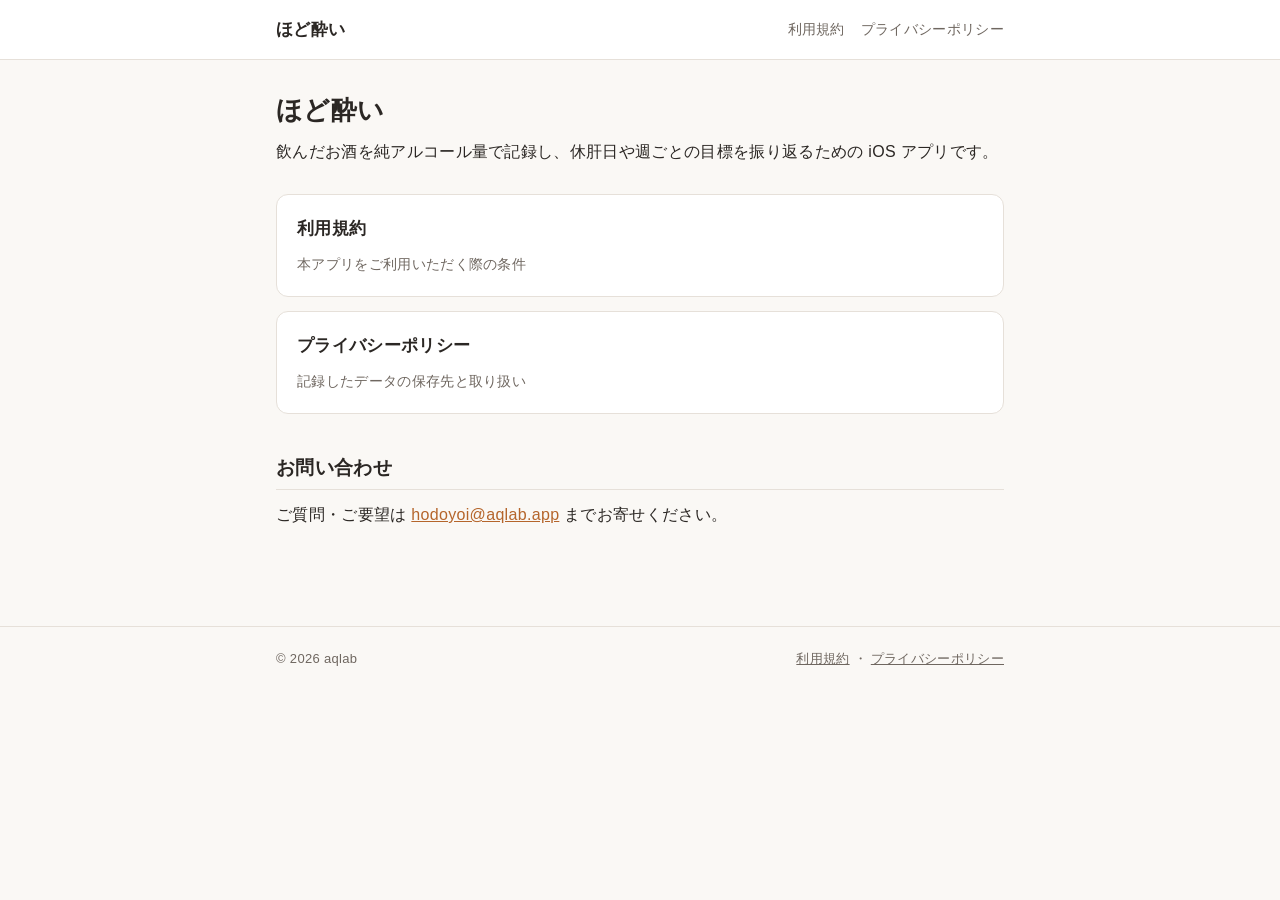
<file: index.html>
<!doctype html>
<html lang="ja">
<head>
  <meta charset="utf-8">
  <meta name="viewport" content="width=device-width, initial-scale=1">
  <title>ほど酔い</title>
  <meta name="description" content="飲酒量・休肝日記録アプリ「ほど酔い」の利用規約とプライバシーポリシー">
  <link rel="stylesheet" href="./assets/css/style.css">
</head>
<body>
  <header class="site-header">
    <div class="inner">
      <a class="brand" href="./">ほど酔い</a>
      <nav class="site-nav">
        <a href="./terms/">利用規約</a>
        <a href="./privacy/">プライバシーポリシー</a>
      </nav>
    </div>
  </header>

  <main>
    <h1>ほど酔い</h1>
    <p class="lead">飲んだお酒を純アルコール量で記録し、休肝日や週ごとの目標を振り返るための iOS アプリです。</p>

    <div class="cards">
      <a class="card" href="./terms/">
        <strong>利用規約</strong>
        <span>本アプリをご利用いただく際の条件</span>
      </a>
      <a class="card" href="./privacy/">
        <strong>プライバシーポリシー</strong>
        <span>記録したデータの保存先と取り扱い</span>
      </a>
    </div>

    <section style="margin-top:40px">
      <h2>お問い合わせ</h2>
      <p>ご質問・ご要望は <a href="mailto:hodoyoi@aqlab.app">hodoyoi@aqlab.app</a> までお寄せください。</p>
    </section>
  </main>

  <footer class="site-footer">
    <div class="inner">
      <span>&copy; 2026 aqlab</span>
      <span><a href="./terms/">利用規約</a> ・ <a href="./privacy/">プライバシーポリシー</a></span>
    </div>
  </footer>
</body>
</html>
</file>
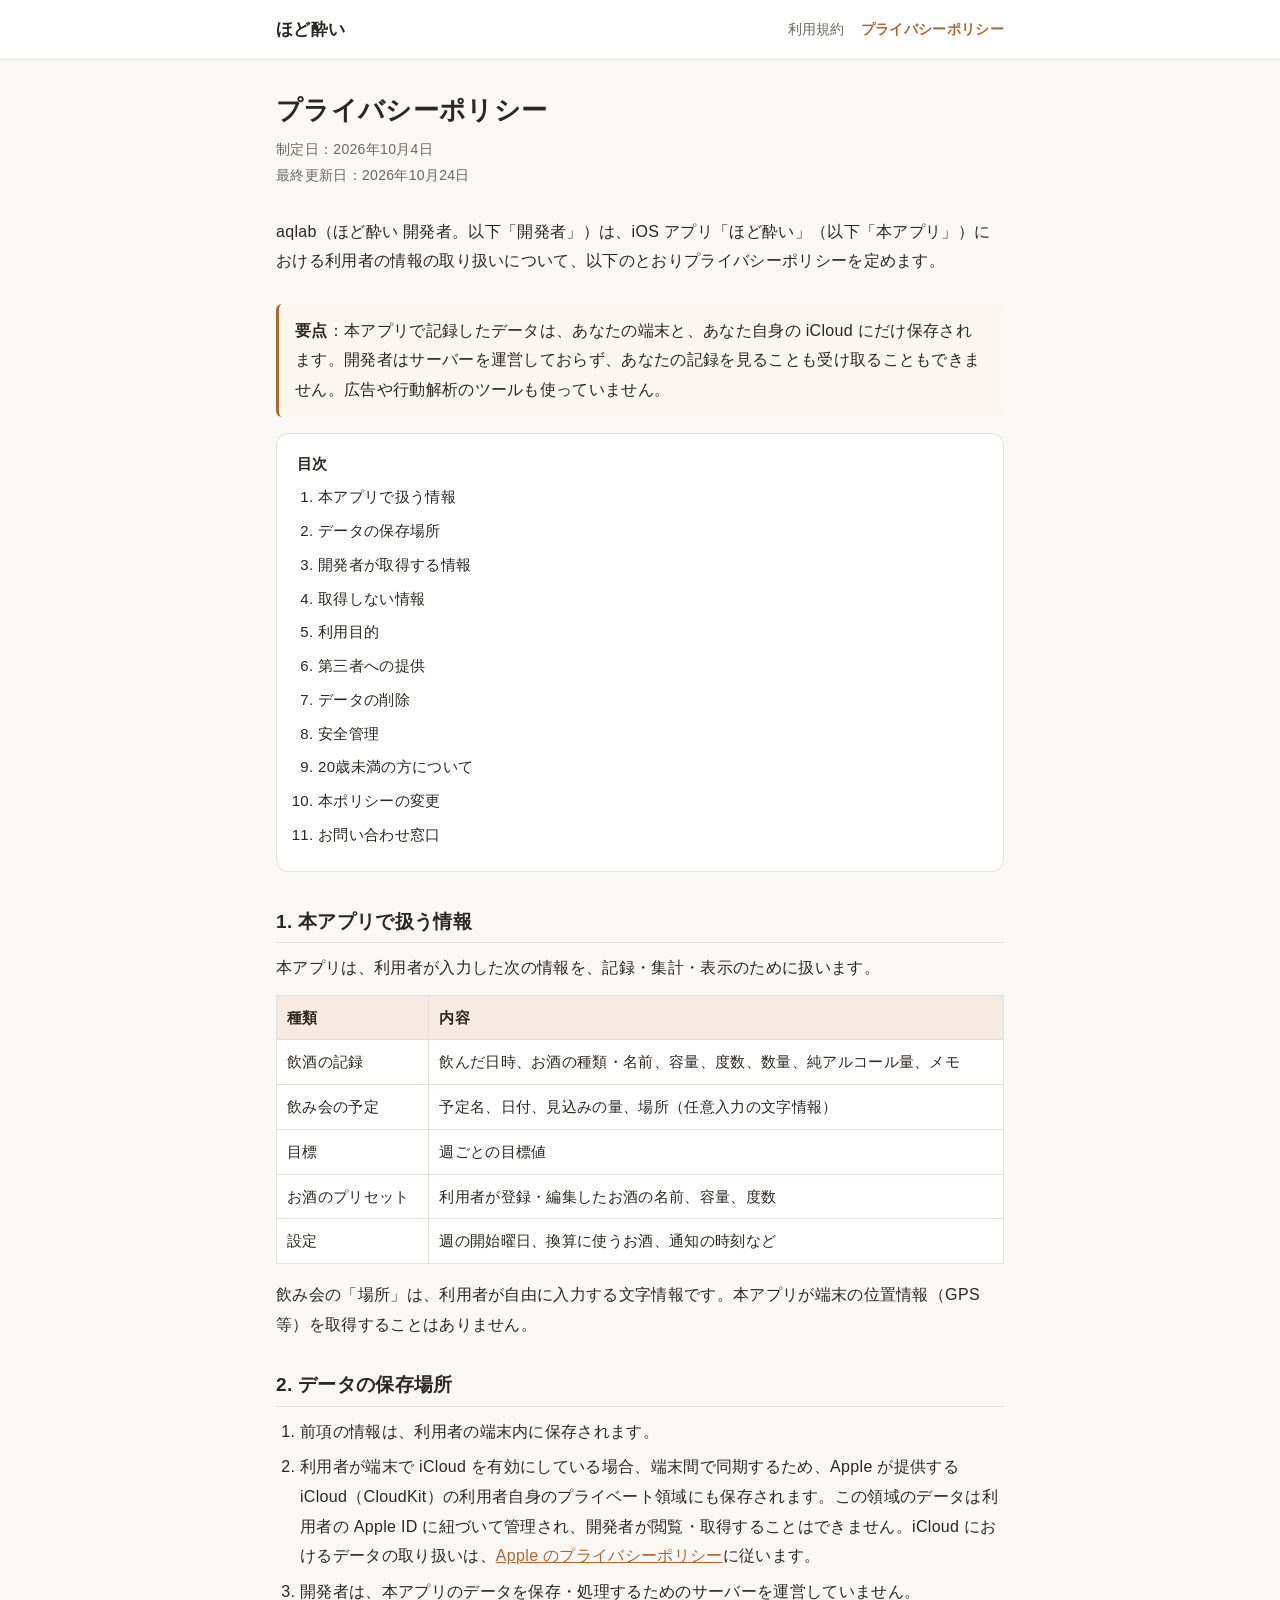
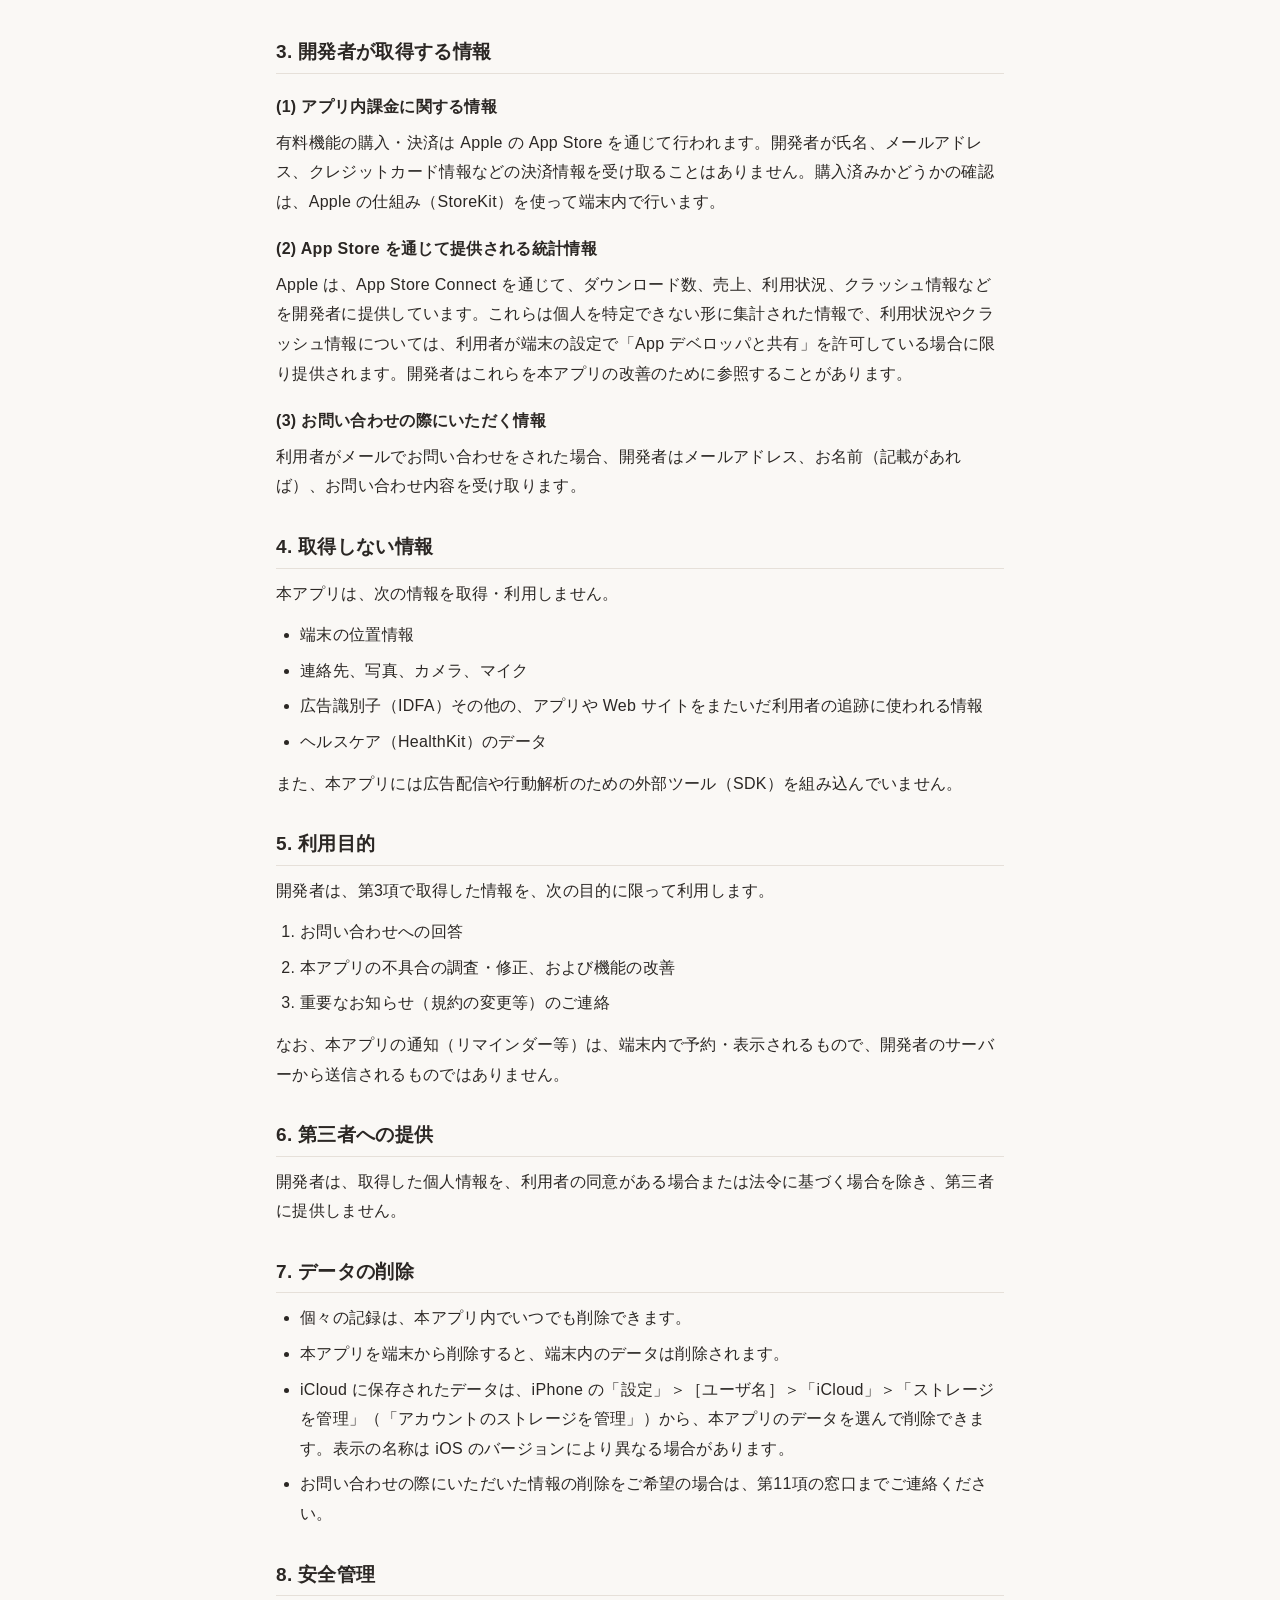
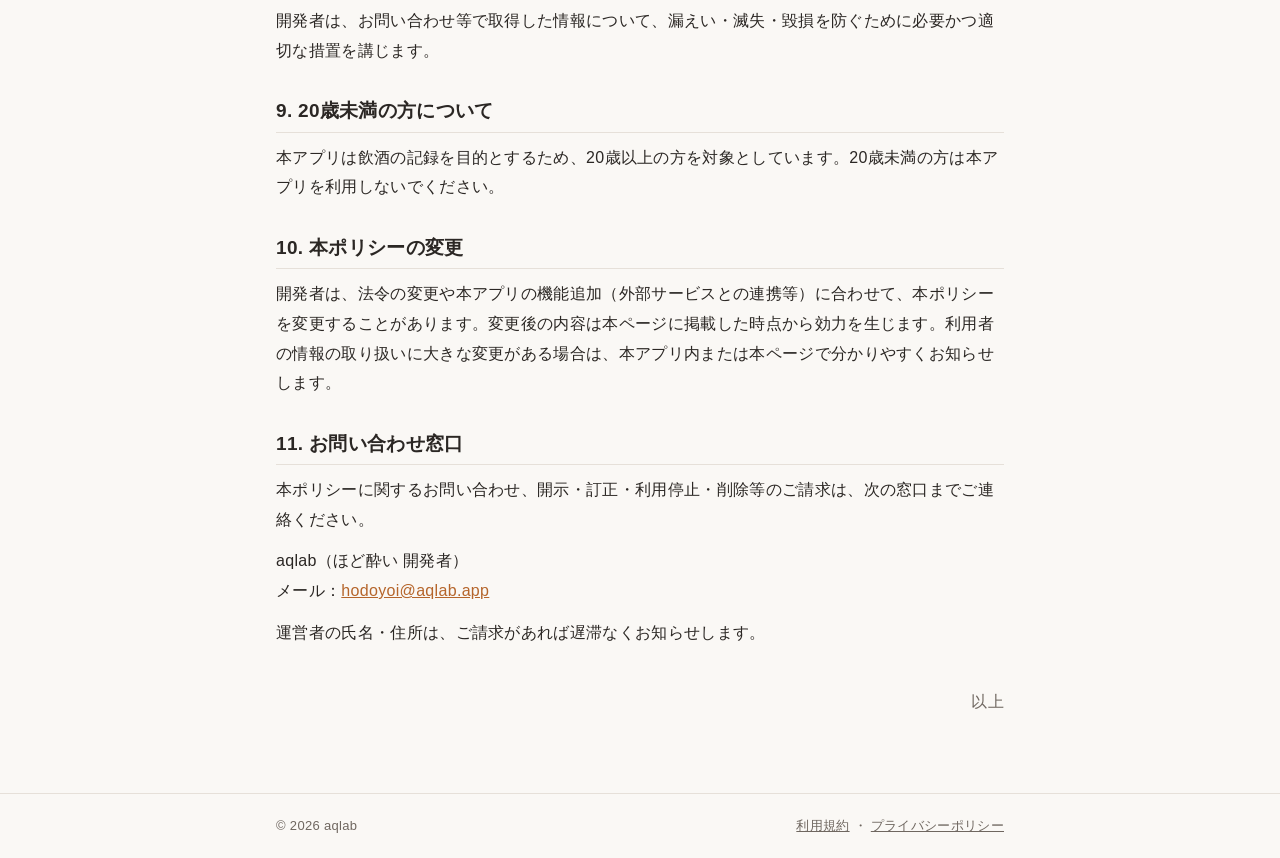
<file: privacy/index.html>
<!doctype html>
<html lang="ja">
<head>
  <meta charset="utf-8">
  <meta name="viewport" content="width=device-width, initial-scale=1">
  <title>プライバシーポリシー | ほど酔い</title>
  <meta name="description" content="飲酒量・休肝日記録アプリ「ほど酔い」のプライバシーポリシー">
  <link rel="stylesheet" href="../assets/css/style.css">
</head>
<body>
  <header class="site-header">
    <div class="inner">
      <a class="brand" href="../">ほど酔い</a>
      <nav class="site-nav">
        <a href="../terms/">利用規約</a>
        <a href="../privacy/" aria-current="page">プライバシーポリシー</a>
      </nav>
    </div>
  </header>

  <main>
    <h1>プライバシーポリシー</h1>
    <p class="meta">制定日：2026年10月4日<br>最終更新日：2026年10月24日</p>

    <p class="lead">aqlab（ほど酔い 開発者。以下「開発者」）は、iOS アプリ「ほど酔い」（以下「本アプリ」）における利用者の情報の取り扱いについて、以下のとおりプライバシーポリシーを定めます。</p>

    <div class="note">
      <p style="margin:0"><strong>要点</strong>：本アプリで記録したデータは、あなたの端末と、あなた自身の iCloud にだけ保存されます。開発者はサーバーを運営しておらず、あなたの記録を見ることも受け取ることもできません。広告や行動解析のツールも使っていません。</p>
    </div>

    <nav class="toc" aria-label="目次">
      <p>目次</p>
      <ol>
        <li><a href="#section-1">本アプリで扱う情報</a></li>
        <li><a href="#section-2">データの保存場所</a></li>
        <li><a href="#section-3">開発者が取得する情報</a></li>
        <li><a href="#section-4">取得しない情報</a></li>
        <li><a href="#section-5">利用目的</a></li>
        <li><a href="#section-6">第三者への提供</a></li>
        <li><a href="#section-7">データの削除</a></li>
        <li><a href="#section-8">安全管理</a></li>
        <li><a href="#section-9">20歳未満の方について</a></li>
        <li><a href="#section-10">本ポリシーの変更</a></li>
        <li><a href="#section-11">お問い合わせ窓口</a></li>
      </ol>
    </nav>

    <section id="section-1">
      <h2>1. 本アプリで扱う情報</h2>
      <p>本アプリは、利用者が入力した次の情報を、記録・集計・表示のために扱います。</p>
      <div class="table-wrap">
        <table>
          <thead>
            <tr><th>種類</th><th>内容</th></tr>
          </thead>
          <tbody>
            <tr><td>飲酒の記録</td><td>飲んだ日時、お酒の種類・名前、容量、度数、数量、純アルコール量、メモ</td></tr>
            <tr><td>飲み会の予定</td><td>予定名、日付、見込みの量、場所（任意入力の文字情報）</td></tr>
            <tr><td>目標</td><td>週ごとの目標値</td></tr>
            <tr><td>お酒のプリセット</td><td>利用者が登録・編集したお酒の名前、容量、度数</td></tr>
            <tr><td>設定</td><td>週の開始曜日、換算に使うお酒、通知の時刻など</td></tr>
          </tbody>
        </table>
      </div>
      <p>飲み会の「場所」は、利用者が自由に入力する文字情報です。本アプリが端末の位置情報（GPS 等）を取得することはありません。</p>
    </section>

    <section id="section-2">
      <h2>2. データの保存場所</h2>
      <ol>
        <li>前項の情報は、利用者の端末内に保存されます。</li>
        <li>利用者が端末で iCloud を有効にしている場合、端末間で同期するため、Apple が提供する iCloud（CloudKit）の利用者自身のプライベート領域にも保存されます。この領域のデータは利用者の Apple ID に紐づいて管理され、開発者が閲覧・取得することはできません。iCloud におけるデータの取り扱いは、<a href="https://www.apple.com/jp/legal/privacy/" target="_blank" rel="noopener">Apple のプライバシーポリシー</a>に従います。</li>
        <li>開発者は、本アプリのデータを保存・処理するためのサーバーを運営していません。</li>
      </ol>
    </section>

    <section id="section-3">
      <h2>3. 開発者が取得する情報</h2>
      <h3>(1) アプリ内課金に関する情報</h3>
      <p>有料機能の購入・決済は Apple の App Store を通じて行われます。開発者が氏名、メールアドレス、クレジットカード情報などの決済情報を受け取ることはありません。購入済みかどうかの確認は、Apple の仕組み（StoreKit）を使って端末内で行います。</p>

      <h3>(2) App Store を通じて提供される統計情報</h3>
      <p>Apple は、App Store Connect を通じて、ダウンロード数、売上、利用状況、クラッシュ情報などを開発者に提供しています。これらは個人を特定できない形に集計された情報で、利用状況やクラッシュ情報については、利用者が端末の設定で「App デベロッパと共有」を許可している場合に限り提供されます。開発者はこれらを本アプリの改善のために参照することがあります。</p>

      <h3>(3) お問い合わせの際にいただく情報</h3>
      <p>利用者がメールでお問い合わせをされた場合、開発者はメールアドレス、お名前（記載があれば）、お問い合わせ内容を受け取ります。</p>
    </section>

    <section id="section-4">
      <h2>4. 取得しない情報</h2>
      <p>本アプリは、次の情報を取得・利用しません。</p>
      <ul>
        <li>端末の位置情報</li>
        <li>連絡先、写真、カメラ、マイク</li>
        <li>広告識別子（IDFA）その他の、アプリや Web サイトをまたいだ利用者の追跡に使われる情報</li>
        <li>ヘルスケア（HealthKit）のデータ</li>
      </ul>
      <p>また、本アプリには広告配信や行動解析のための外部ツール（SDK）を組み込んでいません。</p>
    </section>

    <section id="section-5">
      <h2>5. 利用目的</h2>
      <p>開発者は、第3項で取得した情報を、次の目的に限って利用します。</p>
      <ol>
        <li>お問い合わせへの回答</li>
        <li>本アプリの不具合の調査・修正、および機能の改善</li>
        <li>重要なお知らせ（規約の変更等）のご連絡</li>
      </ol>
      <p>なお、本アプリの通知（リマインダー等）は、端末内で予約・表示されるもので、開発者のサーバーから送信されるものではありません。</p>
    </section>

    <section id="section-6">
      <h2>6. 第三者への提供</h2>
      <p>開発者は、取得した個人情報を、利用者の同意がある場合または法令に基づく場合を除き、第三者に提供しません。</p>
    </section>

    <section id="section-7">
      <h2>7. データの削除</h2>
      <ul>
        <li>個々の記録は、本アプリ内でいつでも削除できます。</li>
        <li>本アプリを端末から削除すると、端末内のデータは削除されます。</li>
        <li>iCloud に保存されたデータは、iPhone の「設定」＞［ユーザ名］＞「iCloud」＞「ストレージを管理」（「アカウントのストレージを管理」）から、本アプリのデータを選んで削除できます。表示の名称は iOS のバージョンにより異なる場合があります。</li>
        <li>お問い合わせの際にいただいた情報の削除をご希望の場合は、第11項の窓口までご連絡ください。</li>
      </ul>
    </section>

    <section id="section-8">
      <h2>8. 安全管理</h2>
      <p>開発者は、お問い合わせ等で取得した情報について、漏えい・滅失・毀損を防ぐために必要かつ適切な措置を講じます。</p>
    </section>

    <section id="section-9">
      <h2>9. 20歳未満の方について</h2>
      <p>本アプリは飲酒の記録を目的とするため、20歳以上の方を対象としています。20歳未満の方は本アプリを利用しないでください。</p>
    </section>

    <section id="section-10">
      <h2>10. 本ポリシーの変更</h2>
      <p>開発者は、法令の変更や本アプリの機能追加（外部サービスとの連携等）に合わせて、本ポリシーを変更することがあります。変更後の内容は本ページに掲載した時点から効力を生じます。利用者の情報の取り扱いに大きな変更がある場合は、本アプリ内または本ページで分かりやすくお知らせします。</p>
    </section>

    <section id="section-11">
      <h2>11. お問い合わせ窓口</h2>
      <p>本ポリシーに関するお問い合わせ、開示・訂正・利用停止・削除等のご請求は、次の窓口までご連絡ください。</p>
      <p>aqlab（ほど酔い 開発者）<br>
        メール：<a href="mailto:hodoyoi@aqlab.app">hodoyoi@aqlab.app</a></p>
      <p>運営者の氏名・住所は、ご請求があれば遅滞なくお知らせします。</p>
    </section>

    <p class="signature">以上</p>
  </main>

  <footer class="site-footer">
    <div class="inner">
      <span>&copy; 2026 aqlab</span>
      <span><a href="../terms/">利用規約</a> ・ <a href="../privacy/">プライバシーポリシー</a></span>
    </div>
  </footer>
</body>
</html>
</file>
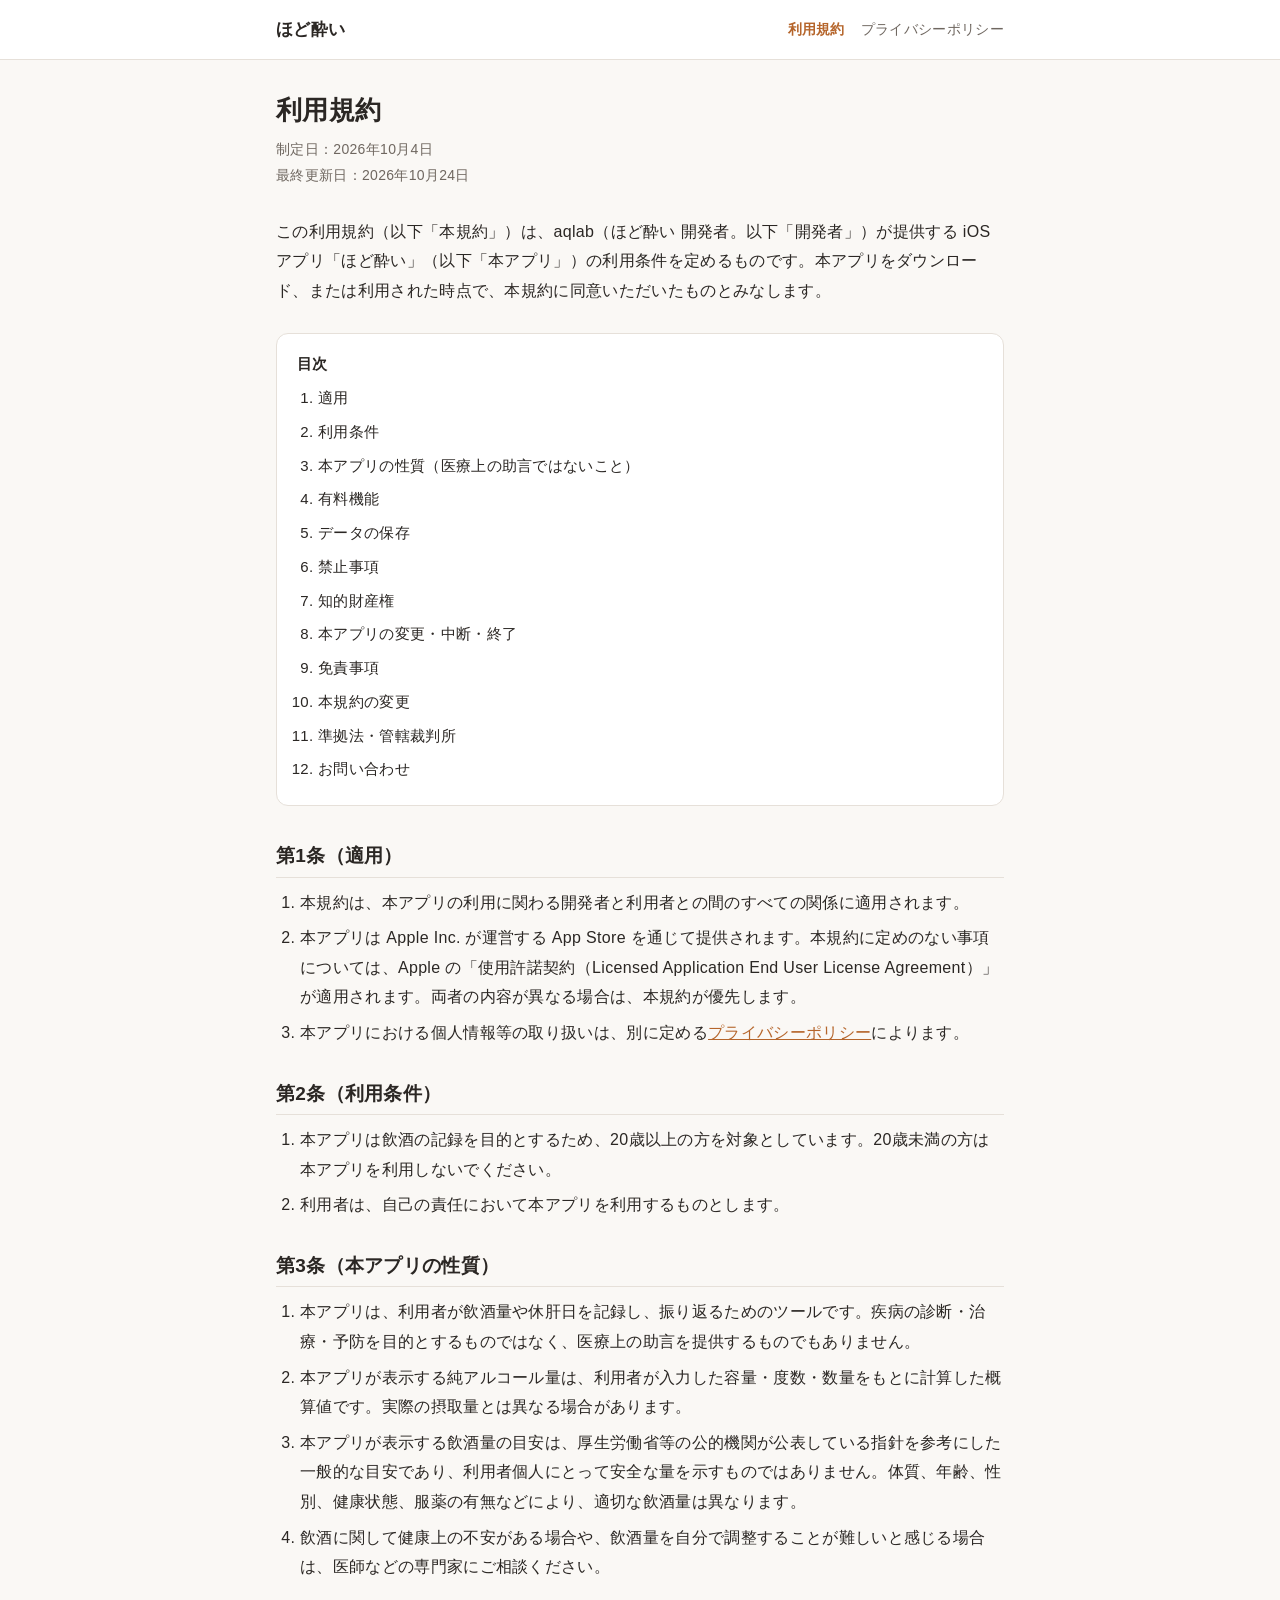
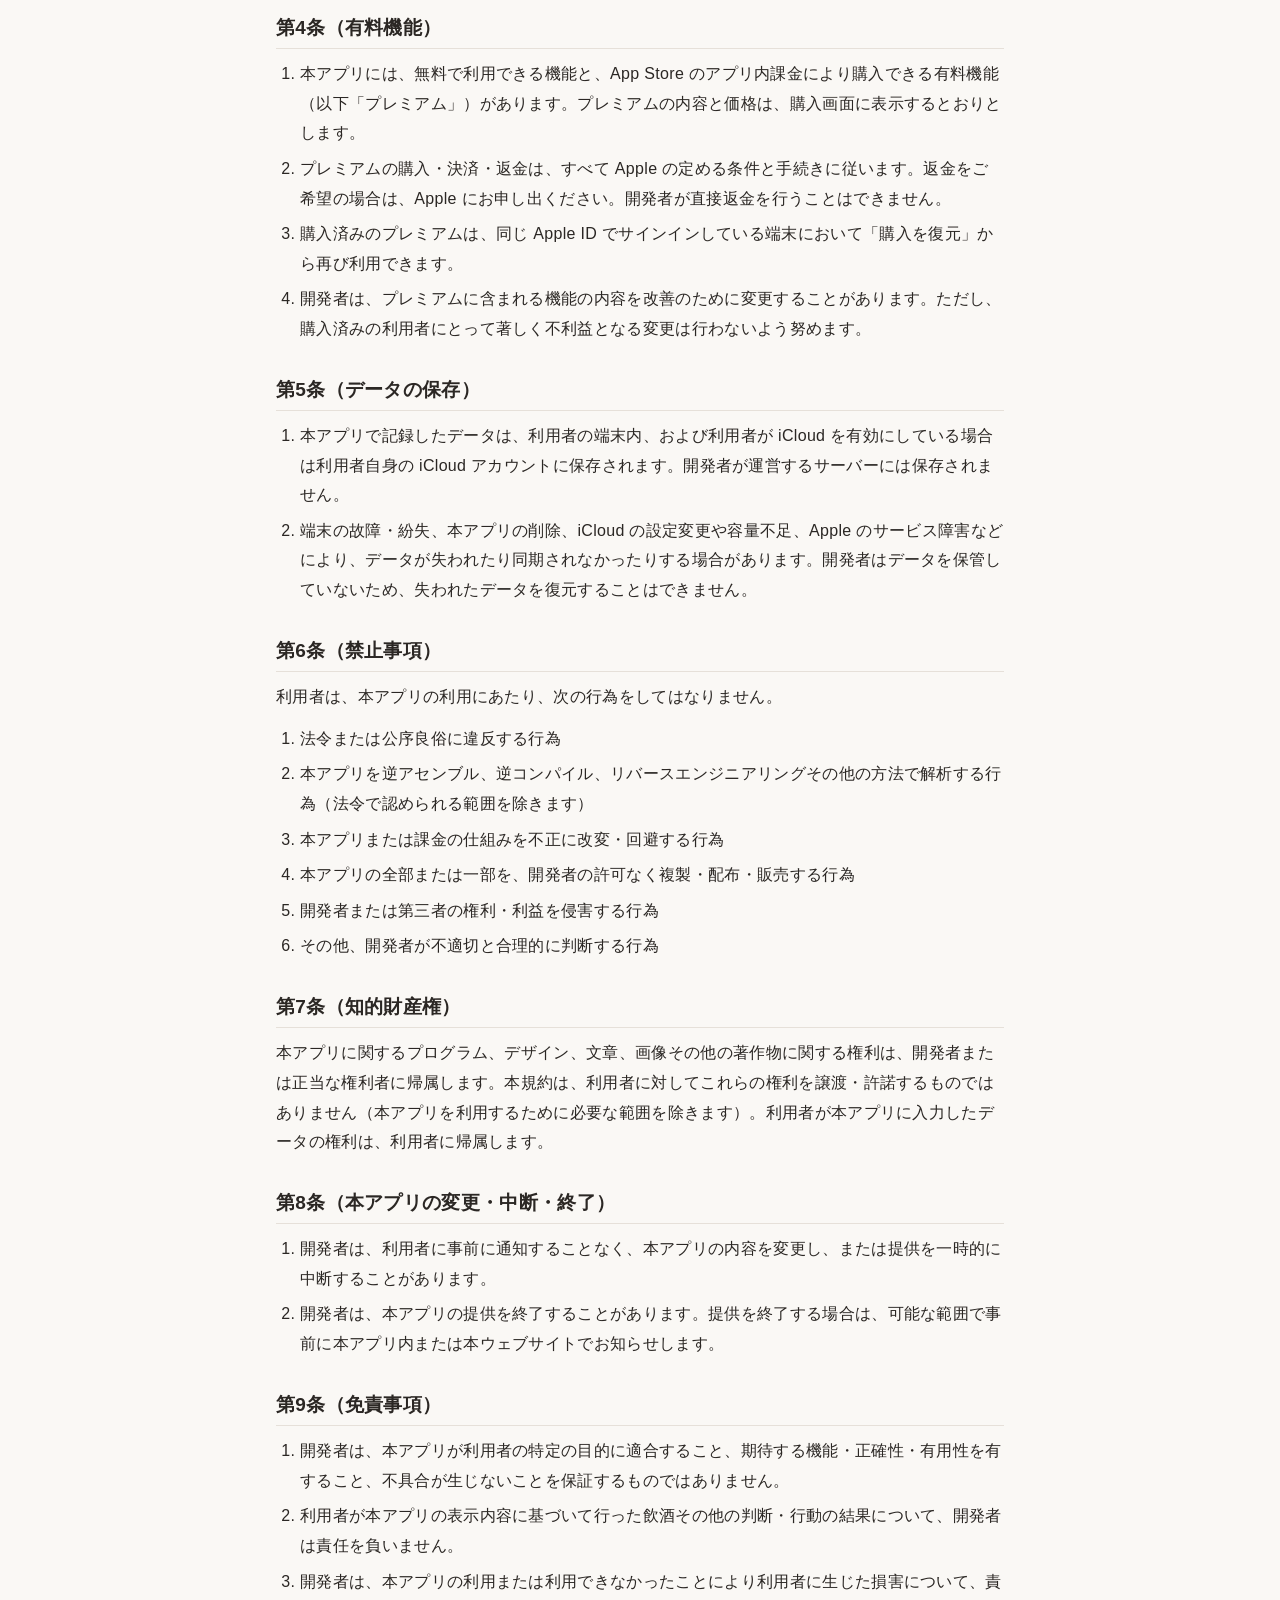
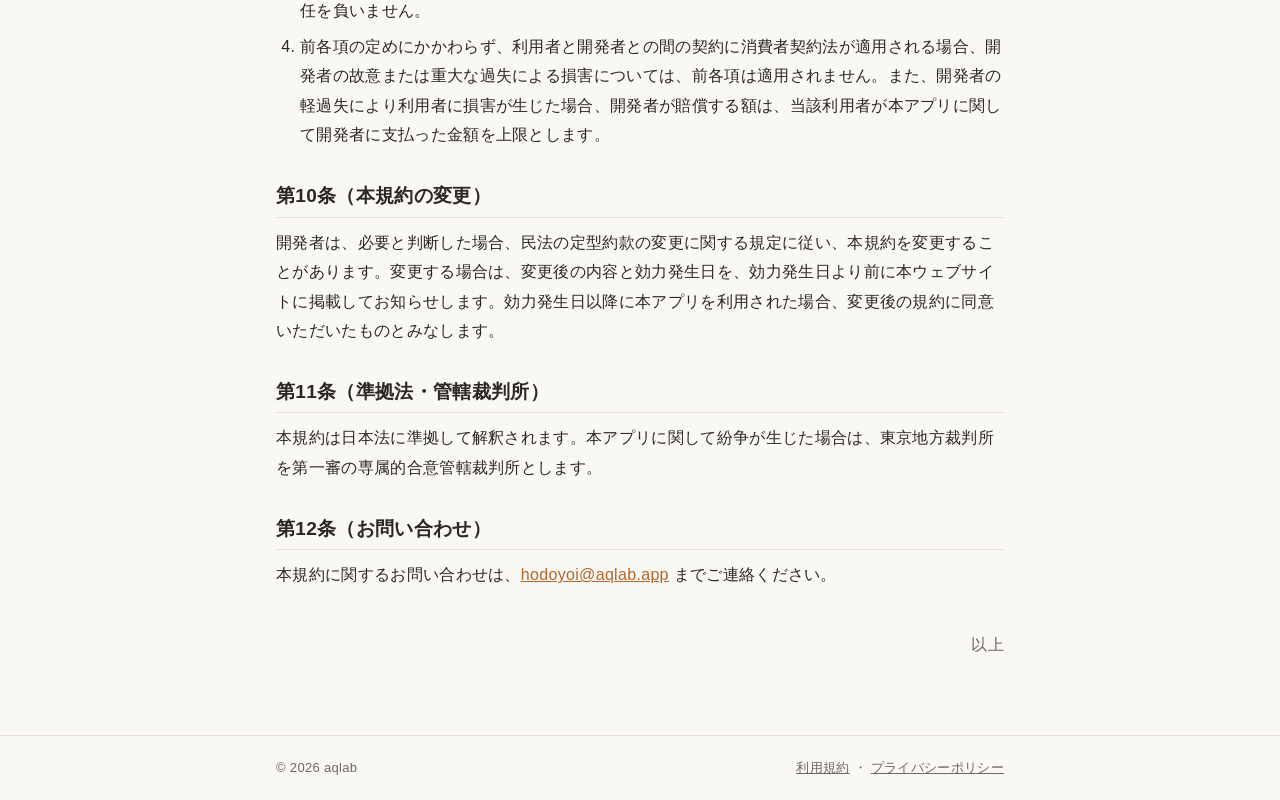
<file: terms/index.html>
<!doctype html>
<html lang="ja">
<head>
  <meta charset="utf-8">
  <meta name="viewport" content="width=device-width, initial-scale=1">
  <title>利用規約 | ほど酔い</title>
  <meta name="description" content="飲酒量・休肝日記録アプリ「ほど酔い」の利用規約">
  <link rel="stylesheet" href="../assets/css/style.css">
</head>
<body>
  <header class="site-header">
    <div class="inner">
      <a class="brand" href="../">ほど酔い</a>
      <nav class="site-nav">
        <a href="../terms/" aria-current="page">利用規約</a>
        <a href="../privacy/">プライバシーポリシー</a>
      </nav>
    </div>
  </header>

  <main>
    <h1>利用規約</h1>
    <p class="meta">制定日：2026年10月4日<br>最終更新日：2026年10月24日</p>

    <p class="lead">この利用規約（以下「本規約」）は、aqlab（ほど酔い 開発者。以下「開発者」）が提供する iOS アプリ「ほど酔い」（以下「本アプリ」）の利用条件を定めるものです。本アプリをダウンロード、または利用された時点で、本規約に同意いただいたものとみなします。</p>

    <nav class="toc" aria-label="目次">
      <p>目次</p>
      <ol>
        <li><a href="#article-1">適用</a></li>
        <li><a href="#article-2">利用条件</a></li>
        <li><a href="#article-3">本アプリの性質（医療上の助言ではないこと）</a></li>
        <li><a href="#article-4">有料機能</a></li>
        <li><a href="#article-5">データの保存</a></li>
        <li><a href="#article-6">禁止事項</a></li>
        <li><a href="#article-7">知的財産権</a></li>
        <li><a href="#article-8">本アプリの変更・中断・終了</a></li>
        <li><a href="#article-9">免責事項</a></li>
        <li><a href="#article-10">本規約の変更</a></li>
        <li><a href="#article-11">準拠法・管轄裁判所</a></li>
        <li><a href="#article-12">お問い合わせ</a></li>
      </ol>
    </nav>

    <section id="article-1">
      <h2>第1条（適用）</h2>
      <ol>
        <li>本規約は、本アプリの利用に関わる開発者と利用者との間のすべての関係に適用されます。</li>
        <li>本アプリは Apple Inc. が運営する App Store を通じて提供されます。本規約に定めのない事項については、Apple の「使用許諾契約（Licensed Application End User License Agreement）」が適用されます。両者の内容が異なる場合は、本規約が優先します。</li>
        <li>本アプリにおける個人情報等の取り扱いは、別に定める<a href="../privacy/">プライバシーポリシー</a>によります。</li>
      </ol>
    </section>

    <section id="article-2">
      <h2>第2条（利用条件）</h2>
      <ol>
        <li>本アプリは飲酒の記録を目的とするため、20歳以上の方を対象としています。20歳未満の方は本アプリを利用しないでください。</li>
        <li>利用者は、自己の責任において本アプリを利用するものとします。</li>
      </ol>
    </section>

    <section id="article-3">
      <h2>第3条（本アプリの性質）</h2>
      <ol>
        <li>本アプリは、利用者が飲酒量や休肝日を記録し、振り返るためのツールです。疾病の診断・治療・予防を目的とするものではなく、医療上の助言を提供するものでもありません。</li>
        <li>本アプリが表示する純アルコール量は、利用者が入力した容量・度数・数量をもとに計算した概算値です。実際の摂取量とは異なる場合があります。</li>
        <li>本アプリが表示する飲酒量の目安は、厚生労働省等の公的機関が公表している指針を参考にした一般的な目安であり、利用者個人にとって安全な量を示すものではありません。体質、年齢、性別、健康状態、服薬の有無などにより、適切な飲酒量は異なります。</li>
        <li>飲酒に関して健康上の不安がある場合や、飲酒量を自分で調整することが難しいと感じる場合は、医師などの専門家にご相談ください。</li>
      </ol>
    </section>

    <section id="article-4">
      <h2>第4条（有料機能）</h2>
      <ol>
        <li>本アプリには、無料で利用できる機能と、App Store のアプリ内課金により購入できる有料機能（以下「プレミアム」）があります。プレミアムの内容と価格は、購入画面に表示するとおりとします。</li>
        <li>プレミアムの購入・決済・返金は、すべて Apple の定める条件と手続きに従います。返金をご希望の場合は、Apple にお申し出ください。開発者が直接返金を行うことはできません。</li>
        <li>購入済みのプレミアムは、同じ Apple ID でサインインしている端末において「購入を復元」から再び利用できます。</li>
        <li>開発者は、プレミアムに含まれる機能の内容を改善のために変更することがあります。ただし、購入済みの利用者にとって著しく不利益となる変更は行わないよう努めます。</li>
      </ol>
    </section>

    <section id="article-5">
      <h2>第5条（データの保存）</h2>
      <ol>
        <li>本アプリで記録したデータは、利用者の端末内、および利用者が iCloud を有効にしている場合は利用者自身の iCloud アカウントに保存されます。開発者が運営するサーバーには保存されません。</li>
        <li>端末の故障・紛失、本アプリの削除、iCloud の設定変更や容量不足、Apple のサービス障害などにより、データが失われたり同期されなかったりする場合があります。開発者はデータを保管していないため、失われたデータを復元することはできません。</li>
      </ol>
    </section>

    <section id="article-6">
      <h2>第6条（禁止事項）</h2>
      <p>利用者は、本アプリの利用にあたり、次の行為をしてはなりません。</p>
      <ol>
        <li>法令または公序良俗に違反する行為</li>
        <li>本アプリを逆アセンブル、逆コンパイル、リバースエンジニアリングその他の方法で解析する行為（法令で認められる範囲を除きます）</li>
        <li>本アプリまたは課金の仕組みを不正に改変・回避する行為</li>
        <li>本アプリの全部または一部を、開発者の許可なく複製・配布・販売する行為</li>
        <li>開発者または第三者の権利・利益を侵害する行為</li>
        <li>その他、開発者が不適切と合理的に判断する行為</li>
      </ol>
    </section>

    <section id="article-7">
      <h2>第7条（知的財産権）</h2>
      <p>本アプリに関するプログラム、デザイン、文章、画像その他の著作物に関する権利は、開発者または正当な権利者に帰属します。本規約は、利用者に対してこれらの権利を譲渡・許諾するものではありません（本アプリを利用するために必要な範囲を除きます）。利用者が本アプリに入力したデータの権利は、利用者に帰属します。</p>
    </section>

    <section id="article-8">
      <h2>第8条（本アプリの変更・中断・終了）</h2>
      <ol>
        <li>開発者は、利用者に事前に通知することなく、本アプリの内容を変更し、または提供を一時的に中断することがあります。</li>
        <li>開発者は、本アプリの提供を終了することがあります。提供を終了する場合は、可能な範囲で事前に本アプリ内または本ウェブサイトでお知らせします。</li>
      </ol>
    </section>

    <section id="article-9">
      <h2>第9条（免責事項）</h2>
      <ol>
        <li>開発者は、本アプリが利用者の特定の目的に適合すること、期待する機能・正確性・有用性を有すること、不具合が生じないことを保証するものではありません。</li>
        <li>利用者が本アプリの表示内容に基づいて行った飲酒その他の判断・行動の結果について、開発者は責任を負いません。</li>
        <li>開発者は、本アプリの利用または利用できなかったことにより利用者に生じた損害について、責任を負いません。</li>
        <li>前各項の定めにかかわらず、利用者と開発者との間の契約に消費者契約法が適用される場合、開発者の故意または重大な過失による損害については、前各項は適用されません。また、開発者の軽過失により利用者に損害が生じた場合、開発者が賠償する額は、当該利用者が本アプリに関して開発者に支払った金額を上限とします。</li>
      </ol>
    </section>

    <section id="article-10">
      <h2>第10条（本規約の変更）</h2>
      <p>開発者は、必要と判断した場合、民法の定型約款の変更に関する規定に従い、本規約を変更することがあります。変更する場合は、変更後の内容と効力発生日を、効力発生日より前に本ウェブサイトに掲載してお知らせします。効力発生日以降に本アプリを利用された場合、変更後の規約に同意いただいたものとみなします。</p>
    </section>

    <section id="article-11">
      <h2>第11条（準拠法・管轄裁判所）</h2>
      <p>本規約は日本法に準拠して解釈されます。本アプリに関して紛争が生じた場合は、東京地方裁判所を第一審の専属的合意管轄裁判所とします。</p>
    </section>

    <section id="article-12">
      <h2>第12条（お問い合わせ）</h2>
      <p>本規約に関するお問い合わせは、<a href="mailto:hodoyoi@aqlab.app">hodoyoi@aqlab.app</a> までご連絡ください。</p>
    </section>

    <p class="signature">以上</p>
  </main>

  <footer class="site-footer">
    <div class="inner">
      <span>&copy; 2026 aqlab</span>
      <span><a href="../terms/">利用規約</a> ・ <a href="../privacy/">プライバシーポリシー</a></span>
    </div>
  </footer>
</body>
</html>
</file>
<file: assets/css/style.css>
/* ほど酔い 規約ページ共通スタイル */
:root {
  --bg: #faf8f5;
  --surface: #ffffff;
  --text: #2b2724;
  --muted: #6f6760;
  --border: #e6e0d9;
  --accent: #b5652b;
  --accent-soft: #f6ebe1;
  --note-bg: #fbf6ef;
}
@media (prefers-color-scheme: dark) {
  :root:not([data-theme="light"]) {
    --bg: #1b1917;
    --surface: #242120;
    --text: #ece7e2;
    --muted: #a69d95;
    --border: #3a3532;
    --accent: #e39a62;
    --accent-soft: #3a2a1f;
    --note-bg: #2a2522;
  }
}

* { box-sizing: border-box; }

html { -webkit-text-size-adjust: 100%; }

body {
  margin: 0;
  background: var(--bg);
  color: var(--text);
  font-family: -apple-system, BlinkMacSystemFont, "Hiragino Sans", "Hiragino Kaku Gothic ProN",
    "Noto Sans JP", "Yu Gothic", Meiryo, sans-serif;
  font-size: 16px;
  line-height: 1.85;
  letter-spacing: 0.02em;
}

a { color: var(--accent); }

.site-header {
  border-bottom: 1px solid var(--border);
  background: var(--surface);
}
.site-header .inner {
  max-width: 760px;
  margin: 0 auto;
  padding: 14px 16px;
  display: flex;
  align-items: center;
  justify-content: space-between;
  gap: 12px;
  flex-wrap: wrap;
}
.brand {
  font-weight: 700;
  font-size: 17px;
  color: var(--text);
  text-decoration: none;
}
.site-nav { display: flex; gap: 16px; font-size: 14px; }
.site-nav a { color: var(--muted); text-decoration: none; }
.site-nav a[aria-current="page"] { color: var(--accent); font-weight: 600; }

main {
  max-width: 760px;
  margin: 0 auto;
  padding: 32px 16px 64px;
}

h1 {
  font-size: 26px;
  line-height: 1.4;
  margin: 0 0 8px;
}
.meta { color: var(--muted); font-size: 14px; margin: 0 0 28px; }

.lead { margin: 0 0 28px; }

.toc {
  background: var(--surface);
  border: 1px solid var(--border);
  border-radius: 12px;
  padding: 16px 20px;
  margin: 0 0 36px;
  font-size: 15px;
}
.toc p { margin: 0 0 6px; font-weight: 600; }
.toc ol { margin: 0; padding-left: 1.4em; }
.toc a { color: var(--text); text-decoration: none; }
.toc a:hover { color: var(--accent); text-decoration: underline; }

section { margin: 0 0 32px; scroll-margin-top: 16px; }
h2 {
  font-size: 19px;
  line-height: 1.5;
  margin: 0 0 10px;
  padding-bottom: 6px;
  border-bottom: 1px solid var(--border);
}
h3 { font-size: 16px; margin: 18px 0 6px; }

p { margin: 0 0 12px; }
ol, ul { margin: 0 0 12px; padding-left: 1.5em; }
li { margin: 0 0 6px; }

.note {
  background: var(--note-bg);
  border-left: 3px solid var(--accent);
  border-radius: 6px;
  padding: 12px 16px;
  margin: 0 0 16px;
}

.table-wrap { overflow-x: auto; margin: 0 0 16px; }
table {
  width: 100%;
  border-collapse: collapse;
  font-size: 15px;
  background: var(--surface);
}
th, td {
  border: 1px solid var(--border);
  padding: 8px 10px;
  text-align: left;
  vertical-align: top;
}
th { background: var(--accent-soft); font-weight: 600; white-space: nowrap; }

.cards { display: grid; gap: 14px; margin: 24px 0 0; }
.card {
  display: block;
  background: var(--surface);
  border: 1px solid var(--border);
  border-radius: 12px;
  padding: 18px 20px;
  color: var(--text);
  text-decoration: none;
}
.card:hover { border-color: var(--accent); }
.card strong { display: block; font-size: 17px; margin-bottom: 4px; }
.card span { color: var(--muted); font-size: 14px; }

.signature { text-align: right; margin-top: 40px; color: var(--muted); }

.site-footer {
  border-top: 1px solid var(--border);
  color: var(--muted);
  font-size: 13px;
}
.site-footer .inner {
  max-width: 760px;
  margin: 0 auto;
  padding: 20px 16px;
  display: flex;
  justify-content: space-between;
  gap: 12px;
  flex-wrap: wrap;
}
.site-footer a { color: var(--muted); }
</file>
